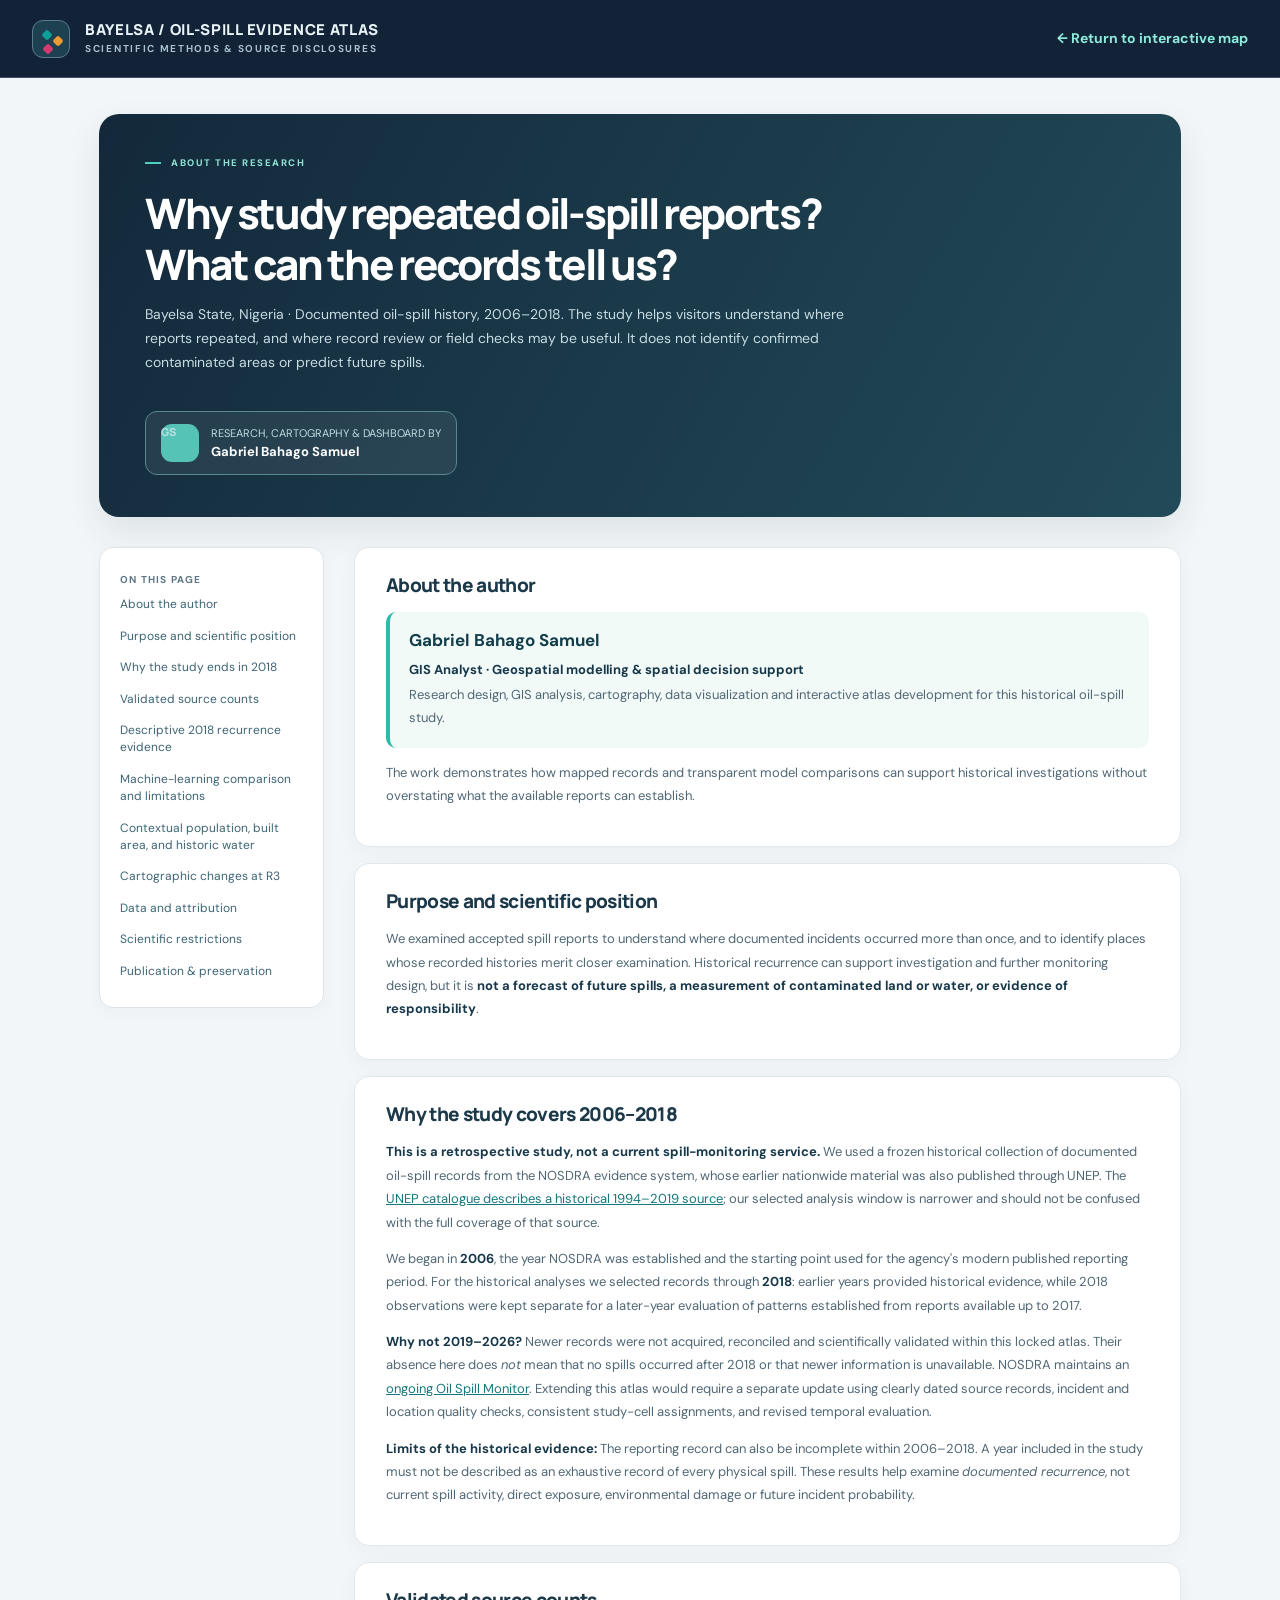
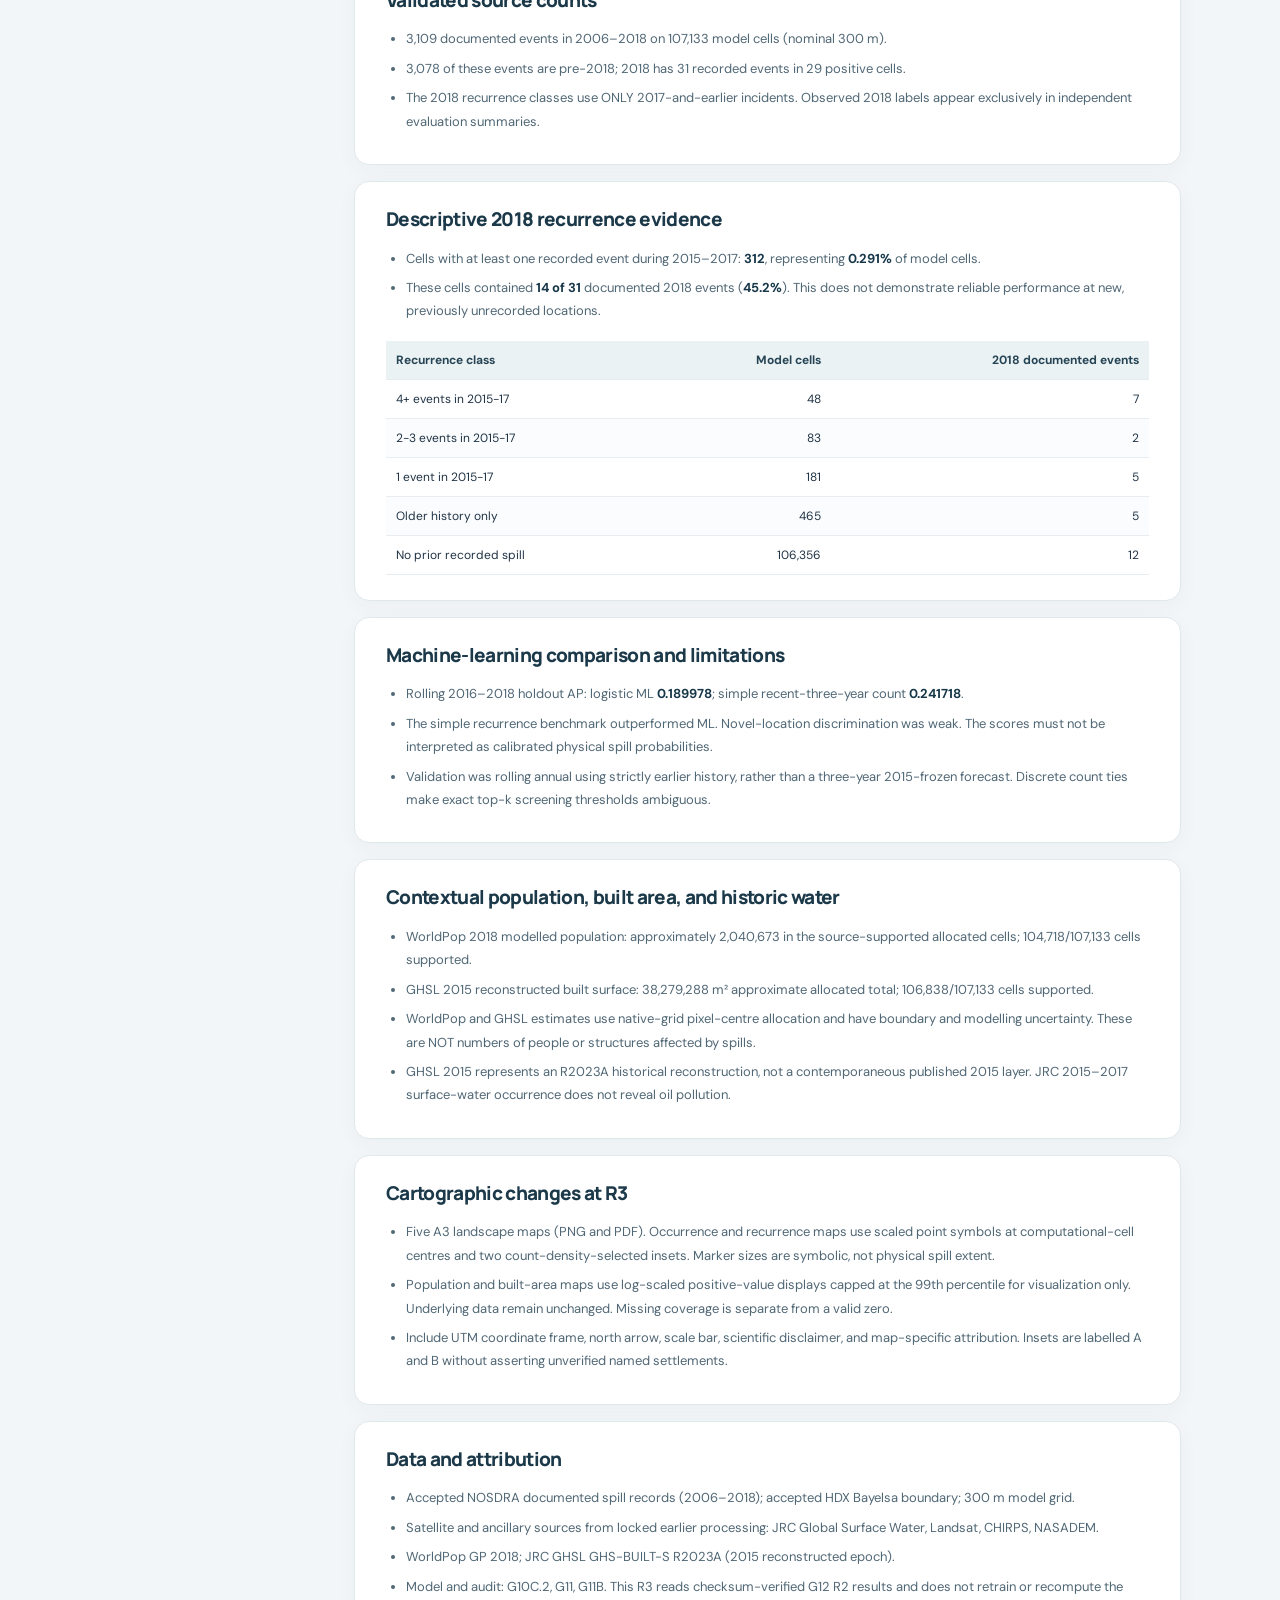
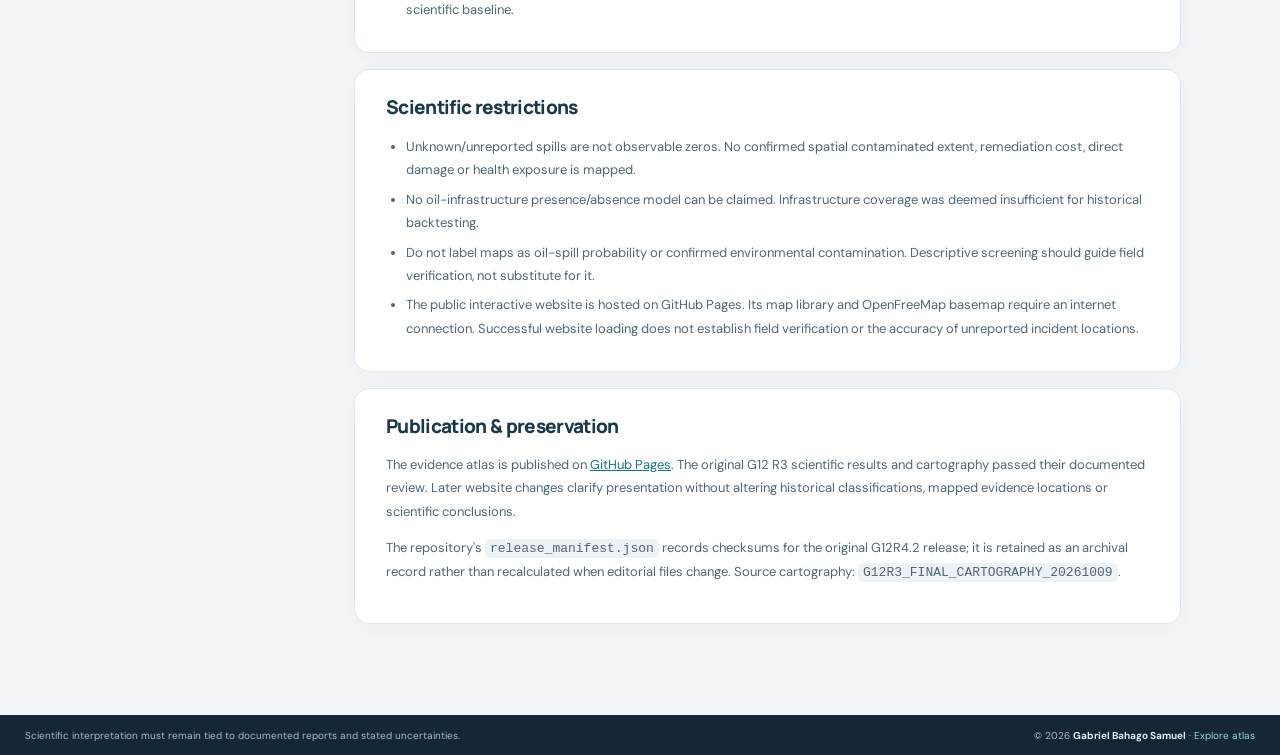
<file: methods.html>
<!doctype html><html lang="en"><head><meta charset="utf-8"><meta name="viewport" content="width=device-width, initial-scale=1"><meta name="theme-color" content="#122338"><meta name="description" content="Bayelsa documented spill recurrence: scientific methods, provenance and limitations. Built by Gabriel Bahago Samuel."><title>About &amp; Methods | Bayelsa Oil-Spill Evidence Atlas</title><link href="https://fonts.googleapis.com/css2?family=DM+Sans:wght@400;500;600;700;800&family=Manrope:wght@400;500;600;700;800&display=swap" rel="stylesheet"><link rel="stylesheet" href="./styles.css?v=20261010-period1"></head><body class="methods-page"><header class="topbar methods-header"><a class="identity" href="./index.html"><span class="brand-symbol" aria-hidden="true"><span></span><span></span><span></span></span><span class="identity-text"><strong>BAYELSA / OIL-SPILL EVIDENCE ATLAS</strong><small>SCIENTIFIC METHODS &amp; SOURCE DISCLOSURES</small></span></a><a class="method-back" href="./index.html">← Return to interactive map</a></header><div class="methods-shell"><section class="methods-hero"><div class="eyebrow"><span class="eyebrow-line"></span> ABOUT THE RESEARCH</div><h1>Why study repeated oil-spill reports?<br>What can the records tell us?</h1><p>Bayelsa State, Nigeria · Documented oil-spill history, 2006–2018. The study helps visitors understand where reports repeated, and where record review or field checks may be useful. It does not identify confirmed contaminated areas or predict future spills.</p><div class="hero-credit"><span class="avatar" aria-hidden="true">GS</span><div><span>RESEARCH, CARTOGRAPHY &amp; DASHBOARD BY</span><strong>Gabriel Bahago Samuel</strong></div></div></section><div class="methods-content"><nav class="toc" aria-label="On this page"><strong>ON THIS PAGE</strong><a href="#author">About the author</a><a href="#m1">Purpose and scientific position</a><a href="#study-period">Why the study ends in 2018</a><a href="#m2">Validated source counts</a><a href="#m3">Descriptive 2018 recurrence evidence</a><a href="#m4">Machine-learning comparison and limitations</a><a href="#m5">Contextual population, built area, and historic water</a><a href="#m6">Cartographic changes at R3</a><a href="#m7">Data and attribution</a><a href="#m8">Scientific restrictions</a><a href="#m9">Publication &amp; preservation</a></nav><div class="methods-body"><section id="author" class="method-section"><h2>About the author</h2><div class="author-card"><h3>Gabriel Bahago Samuel</h3><p><strong>GIS Analyst · Geospatial modelling &amp; spatial decision support</strong></p><p>Research design, GIS analysis, cartography, data visualization and interactive atlas development for this historical oil-spill study.</p></div><p>The work demonstrates how mapped records and transparent model comparisons can support historical investigations without overstating what the available reports can establish.</p></section><section class="method-section" id="m1"><h2>Purpose and scientific position</h2>
<p>We examined accepted spill reports to understand where documented incidents occurred more than once, and to identify places whose recorded histories merit closer examination. Historical recurrence can support investigation and further monitoring design, but it is <strong>not a forecast of future spills, a measurement of contaminated land or water, or evidence of responsibility</strong>.</p>
</section><section class="method-section" id="study-period"><h2>Why the study covers 2006–2018</h2>
<p><strong>This is a retrospective study, not a current spill-monitoring service.</strong> We used a frozen historical collection of documented oil-spill records from the NOSDRA evidence system, whose earlier nationwide material was also published through UNEP. The <a href="https://wesr-search.unep.org/ckan/dataset/mapx-nigerian-oil-spill-monitor--1994---2019-" target="_blank" rel="noopener noreferrer">UNEP catalogue describes a historical 1994–2019 source</a>; our selected analysis window is narrower and should not be confused with the full coverage of that source.</p>
<p>We began in <strong>2006</strong>, the year NOSDRA was established and the starting point used for the agency's modern published reporting period. For the historical analyses we selected records through <strong>2018</strong>: earlier years provided historical evidence, while 2018 observations were kept separate for a later-year evaluation of patterns established from reports available up to 2017.</p>
<p><strong>Why not 2019–2026?</strong> Newer records were not acquired, reconciled and scientifically validated within this locked atlas. Their absence here does <em>not</em> mean that no spills occurred after 2018 or that newer information is unavailable. NOSDRA maintains an <a href="https://oilspillmonitor.ng/" target="_blank" rel="noopener noreferrer">ongoing Oil Spill Monitor</a>. Extending this atlas would require a separate update using clearly dated source records, incident and location quality checks, consistent study-cell assignments, and revised temporal evaluation.</p>
<p><strong>Limits of the historical evidence:</strong> The reporting record can also be incomplete within 2006–2018. A year included in the study must not be described as an exhaustive record of every physical spill. These results help examine <em>documented recurrence</em>, not current spill activity, direct exposure, environmental damage or future incident probability.</p>
</section><section class="method-section" id="m2"><h2>Validated source counts</h2>
<ul>
<li>3,109 documented events in 2006–2018 on 107,133 model cells (nominal 300 m).</li>
<li>3,078 of these events are pre-2018; 2018 has 31 recorded events in 29 positive cells.</li>
<li>The 2018 recurrence classes use ONLY 2017-and-earlier incidents. Observed 2018 labels appear exclusively in independent evaluation summaries.</li>
</ul>
</section><section class="method-section" id="m3"><h2>Descriptive 2018 recurrence evidence</h2>
<ul>
<li>Cells with at least one recorded event during 2015–2017: <strong>312</strong>, representing <strong>0.291%</strong> of model cells.</li>
<li>These cells contained <strong>14 of 31</strong> documented 2018 events (<strong>45.2%</strong>). This does not demonstrate reliable performance at new, previously unrecorded locations.</li>
</ul>
<table>
<thead>
<tr>
<th>Recurrence class</th>
<th style="text-align:right">Model cells</th>
<th style="text-align:right">2018 documented events</th>
</tr>
</thead>
<tbody>
<tr>
<td>4+ events in 2015-17</td>
<td style="text-align:right">48</td>
<td style="text-align:right">7</td>
</tr>
<tr>
<td>2-3 events in 2015-17</td>
<td style="text-align:right">83</td>
<td style="text-align:right">2</td>
</tr>
<tr>
<td>1 event in 2015-17</td>
<td style="text-align:right">181</td>
<td style="text-align:right">5</td>
</tr>
<tr>
<td>Older history only</td>
<td style="text-align:right">465</td>
<td style="text-align:right">5</td>
</tr>
<tr>
<td>No prior recorded spill</td>
<td style="text-align:right">106,356</td>
<td style="text-align:right">12</td>
</tr>
</tbody>
</table>
</section><section class="method-section" id="m4"><h2>Machine-learning comparison and limitations</h2>
<ul>
<li>Rolling 2016–2018 holdout AP: logistic ML <strong>0.189978</strong>; simple recent-three-year count <strong>0.241718</strong>.</li>
<li>The simple recurrence benchmark outperformed ML. Novel-location discrimination was weak. The scores must not be interpreted as calibrated physical spill probabilities.</li>
<li>Validation was rolling annual using strictly earlier history, rather than a three-year 2015-frozen forecast. Discrete count ties make exact top-k screening thresholds ambiguous.</li>
</ul>
</section><section class="method-section" id="m5"><h2>Contextual population, built area, and historic water</h2>
<ul>
<li>WorldPop 2018 modelled population: approximately 2,040,673 in the source-supported allocated cells; 104,718/107,133 cells supported.</li>
<li>GHSL 2015 reconstructed built surface: 38,279,288 m² approximate allocated total; 106,838/107,133 cells supported.</li>
<li>WorldPop and GHSL estimates use native-grid pixel-centre allocation and have boundary and modelling uncertainty. These are NOT numbers of people or structures affected by spills.</li>
<li>GHSL 2015 represents an R2023A historical reconstruction, not a contemporaneous published 2015 layer. JRC 2015–2017 surface-water occurrence does not reveal oil pollution.</li>
</ul>
</section><section class="method-section" id="m6"><h2>Cartographic changes at R3</h2>
<ul>
<li>Five A3 landscape maps (PNG and PDF). Occurrence and recurrence maps use scaled point symbols at computational-cell centres and two count-density-selected insets. Marker sizes are symbolic, not physical spill extent.</li>
<li>Population and built-area maps use log-scaled positive-value displays capped at the 99th percentile for visualization only. Underlying data remain unchanged. Missing coverage is separate from a valid zero.</li>
<li>Include UTM coordinate frame, north arrow, scale bar, scientific disclaimer, and map-specific attribution. Insets are labelled A and B without asserting unverified named settlements.</li>
</ul>
</section><section class="method-section" id="m7"><h2>Data and attribution</h2>
<ul>
<li>Accepted NOSDRA documented spill records (2006–2018); accepted HDX Bayelsa boundary; 300 m model grid.</li>
<li>Satellite and ancillary sources from locked earlier processing: JRC Global Surface Water, Landsat, CHIRPS, NASADEM.</li>
<li>WorldPop GP 2018; JRC GHSL GHS-BUILT-S R2023A (2015 reconstructed epoch).</li>
<li>Model and audit: G10C.2, G11, G11B. This R3 reads checksum-verified G12 R2 results and does not retrain or recompute the scientific baseline.</li>
</ul>
</section><section class="method-section" id="m8"><h2>Scientific restrictions</h2>
<ul>
<li>Unknown/unreported spills are not observable zeros. No confirmed spatial contaminated extent, remediation cost, direct damage or health exposure is mapped.</li>
<li>No oil-infrastructure presence/absence model can be claimed. Infrastructure coverage was deemed insufficient for historical backtesting.</li>
<li>Do not label maps as oil-spill probability or confirmed environmental contamination. Descriptive screening should guide field verification, not substitute for it.</li>
<li>The public interactive website is hosted on GitHub Pages. Its map library and OpenFreeMap basemap require an internet connection. Successful website loading does not establish field verification or the accuracy of unreported incident locations.</li>
</ul>
</section><section class="method-section" id="m9"><h2>Publication &amp; preservation</h2>
<p>The evidence atlas is published on <a href="https://bahagogabriel.github.io/bayelsa-evidence-atlas/">GitHub Pages</a>. The original G12 R3 scientific results and cartography passed their documented review. Later website changes clarify presentation without altering historical classifications, mapped evidence locations or scientific conclusions.</p>
<p>The repository's <code>release_manifest.json</code> records checksums for the original G12R4.2 release; it is retained as an archival record rather than recalculated when editorial files change. Source cartography: <code>G12R3_FINAL_CARTOGRAPHY_20261009</code>.</p>
</section></div></div></div><footer class="page-footer"><span>Scientific interpretation must remain tied to documented reports and stated uncertainties.</span><span>© 2026 <strong>Gabriel Bahago Samuel</strong> · <a href="./index.html">Explore atlas</a></span></footer></body></html>
</file>
<file: styles.css>
:root{--navy:#122338;--dark:#101d2e;--dark2:#182c40;--ink:#203345;--muted:#7e96a9;--edge:#dce4e9;--old:#b57961;--one:#0c9f97;--two:#ef9a34;--four:#d63870;--novel:#935aff;--white:#fff;--font:'DM Sans',system-ui,-apple-system,Segoe UI,sans-serif;--display:'Manrope',var(--font)}
*{box-sizing:border-box}html,body{height:100%}body{margin:0;font:14px/1.5 var(--font);color:var(--ink);background:#eff3f6}button,select{font:inherit}a{color:inherit}button{cursor:pointer}button:focus-visible,a:focus-visible,select:focus-visible{outline:3px solid #69cfca;outline-offset:3px}
.topbar{height:78px;background:var(--navy);display:flex;align-items:center;justify-content:space-between;padding:0 32px;color:#eaf4f8;border-bottom:1px solid #3c5364;gap:16px}.identity{text-decoration:none;display:flex;align-items:center;gap:15px;min-width:0}.brand-symbol{width:38px;height:38px;border:1px solid #5b7b88;border-radius:11px;position:relative;display:block;background:#1e4152}.brand-symbol span{position:absolute;width:8px;height:8px;border-radius:2px;transform:rotate(45deg)}.brand-symbol span:nth-child(1){background:var(--one);left:10px;top:10px}.brand-symbol span:nth-child(2){background:var(--two);left:21px;top:16px}.brand-symbol span:nth-child(3){background:var(--four);left:11px;top:24px}.identity-text{display:flex;flex-direction:column;line-height:1.25;gap:4px;white-space:nowrap}.identity-text strong{font:800 15px/1.2 var(--display);letter-spacing:.09em}.identity-text small{font-size:10px;letter-spacing:.17em;color:#a9c0ce;font-weight:700}.muted-bar{color:#6ca8af;padding:0 5px}.top-actions{display:flex;align-items:center;gap:24px}.topbar-pill{border:1px solid #476374;border-radius:999px;display:inline-flex;align-items:center;gap:9px;padding:8px 13px;font-size:10px;letter-spacing:.12em;font-weight:800;color:#c3d9e2}.live-dot{height:7px;width:7px;background:#45d7b8;border-radius:100%;box-shadow:0 0 0 4px #45d7b81b}.top-link{font-size:12px;text-decoration:none;font-weight:700}.top-link:hover{text-decoration:underline}
.layout{display:grid;grid-template-columns:370px minmax(0,1fr);height:calc(100vh - 120px);min-height:620px}.sidebar{background:var(--dark);color:#f2f7fa;overflow-y:auto;scrollbar-color:#38546a #111e2e}.sidebar-inner{padding:28px 27px 24px}.eyebrow{font-size:9.5px;font-weight:800;letter-spacing:.16em;color:#8eb8c5;display:flex;align-items:center;gap:10px}.eyebrow-line{height:2px;width:16px;background:#4dd0bd}.sidebar h1{font:800 27px/1.23 var(--display);letter-spacing:-.055em;margin:14px 0 12px;max-width:320px}.sidebar h1 em{font-style:normal;color:#64d8cc}.lead{font-size:12.5px;line-height:1.7;color:#acc3ce;margin:0 0 20px}
.metrics{display:grid;grid-template-columns:1fr 1fr;gap:9px;margin-bottom:24px}.metric{background:var(--dark2);border:1px solid #304559;border-radius:11px;padding:13px 13px 12px}.metric-wide{grid-column:1/-1;background:linear-gradient(105deg,#1c4053,#173343)}.metric-label{font-size:9px;letter-spacing:.11em;font-weight:800;color:#a3bbcb}.metric-value{font:800 25px/1.55 var(--display);letter-spacing:-.055em;color:#fff}.metric-wide .metric-value{font-size:31px;line-height:1.4}.metric-sub{font:500 12px var(--font);letter-spacing:0;color:#b4ced5}.metric-caption{font-size:10px;color:#acc2d0;margin-top:2px}
.section-title{display:flex;gap:12px;align-items:center;color:#8eb7c4;font-size:10px;letter-spacing:.13em;font-weight:800;margin:20px 0 11px}.section-rule{height:1px;flex:1;background:#345064}.field-label{display:block;font-size:12px;font-weight:700;margin-bottom:8px}select{width:100%;border:1px solid #65899d;border-radius:9px;color:#edf9f7;background:#233b4d;padding:11px 12px;appearance:auto;cursor:pointer}select:hover{border-color:#86c4d0}.selection-summary{display:flex;gap:10px;align-items:flex-start;border:1px solid #3e6a74;background:#173b45;border-radius:9px;padding:11px;margin-top:11px}.selection-icon{font-size:15px;color:#62d0bc}.selection-summary div{display:flex;flex-direction:column;gap:3px}.selection-summary strong{font-size:12px;line-height:1.35}.selection-summary span:not(.selection-icon){color:#b9d8df;font-size:10.5px;line-height:1.5}.microcopy{font-size:11px;color:#a5bac8;margin:10px 0 4px;line-height:1.5}.legend-title{margin-top:23px}.legend{display:grid;gap:3px}.legend-item{display:grid;align-items:center;grid-template-columns:17px 1fr auto;gap:9px;padding:5px 3px;border-radius:6px}.legend-item span:nth-child(2){font-size:12px;font-weight:700;display:block;line-height:1.2}.legend-item small{display:block;color:#8ea8b7;font-weight:500;font-size:10px;margin-top:3px}.legend-item b{font:700 11px var(--display);color:#b8cbd7}.legend-swatch{display:block;width:13px;height:13px;border-radius:100%;border:2px solid #dfe9ee;box-shadow:0 0 0 1px #152b3e}.legend-swatch.old{background:var(--old)}.legend-swatch.one{background:var(--one)}.legend-swatch.two{background:var(--two)}.legend-swatch.four{background:var(--four)}.legend-swatch.novel{background:var(--novel)}.legend-eval{border-top:1px solid #2d4559;margin-top:3px;padding-top:11px}
.finding{margin-top:25px;padding:16px;background:linear-gradient(135deg,#193d4c,#1c3244);border:1px solid #47687a;border-radius:12px}.finding-overline{color:#8ce6d3;font-size:10px;font-weight:800;letter-spacing:.12em}.finding-number{color:#e8fff9;font:800 39px/1.25 var(--display);letter-spacing:-.07em;margin:5px 0}.finding-number span{font-size:21px}.finding p{color:#deedf0;font-size:12px;line-height:1.55;margin:4px 0 8px}.finding small{display:block;color:#a8c6ce;font-size:10px;line-height:1.55}.disclaimer{font-size:10.5px;color:#a5bac5;line-height:1.6;margin:16px 0}.disclaimer strong{color:#d8e8ec}.sidebar-foot{display:flex;justify-content:space-between;align-items:flex-end;gap:12px;border-top:1px solid #2e4556;padding-top:16px}.method-link{color:#89e5d5;font-size:11px;font-weight:700;text-decoration:none}.method-link:hover{text-decoration:underline}.sidebar-foot>span{font-size:9px;color:#9db7c5;text-align:right}.sidebar-foot strong{font-size:10px;color:#e9f8f7}
.map-area{position:relative;min-height:0;background:#e8eef0;overflow:hidden}#map{position:absolute;inset:0}.maplibregl-popup{max-width:360px!important}.maplibregl-popup-content{padding:0!important;overflow:hidden;border-radius:14px!important;box-shadow:0 16px 44px #0d203d37!important;border:1px solid #d8e2e8}.maplibregl-popup-close-button{font-size:22px;padding:3px 9px;color:#718594}.popup-head{color:#fff;background:#152a3a;padding:13px 18px}.popup-head strong{font:800 12px var(--display)}.popup-head small{display:block;font-size:10px;color:#a9cbd7;margin-top:3px}.popup-content{padding:12px 18px 14px}.popup-row{display:flex;gap:17px;justify-content:space-between;border-bottom:1px solid #edf0f2;padding:8px 0;font-size:12px}.popup-row span{color:#647988}.popup-row strong{color:#193144;text-align:right}.popup-notice{background:#f3f7f8;padding:10px;border-radius:8px;font-size:11px;color:#58717e;line-height:1.5;margin:10px 0 0}
.map-head{position:absolute;top:22px;left:22px;width:min(325px,calc(100% - 100px));background:#ffffffed;border-radius:13px;box-shadow:0 10px 35px #1c364b1c;border:1px solid #d9e4e8;padding:15px 18px;backdrop-filter:blur(12px);pointer-events:none}.map-head-label{font-size:10px;letter-spacing:.15em;font-weight:800;color:#567b8b;display:flex;gap:8px;align-items:center}.map-head-dot{width:8px;height:8px;border-radius:50%;background:#119d98}.map-head strong{display:block;font:800 16px/1.35 var(--display);color:#203a4d;margin:6px 0 2px;letter-spacing:-.03em}.map-head>span{color:#657e8a;font-size:11px}.map-tools{position:absolute;top:22px;right:65px;display:flex;gap:8px}.map-tools button{background:#ffffffef;border:1px solid #d4e0e4;box-shadow:0 8px 25px #253c4c20;border-radius:9px;padding:9px 13px;color:#1e4050;font-size:12px;font-weight:700;display:flex;gap:7px;align-items:center}.map-tools button:hover{background:#eaf8f6}.map-tools button[aria-pressed="true"]{background:#1d394c;color:#fff}.map-guide{position:absolute;bottom:22px;left:22px;background:#122438ed;color:#d9eaf0;border:1px solid #4a7180;border-radius:11px;padding:12px 15px;display:flex;gap:11px;align-items:center;max-width:350px;box-shadow:0 8px 32px #10203128;pointer-events:none}.map-guide-marker{width:15px;height:15px;border-radius:50%;flex:none;background:#e49c32;border:3px solid #fff;box-shadow:0 0 0 3px #174355}.map-guide span:last-child{font-size:10.5px;line-height:1.5}.map-guide strong{font-size:11px;color:#fff}.map-status{position:absolute;top:50%;left:50%;transform:translate(-50%,-50%);background:#163043ed;color:#fff;padding:11px 17px;font-size:12px;border-radius:8px;pointer-events:none}.map-status[hidden]{display:none!important}.maplibregl-ctrl-group{border-radius:9px!important;overflow:hidden!important;box-shadow:0 6px 25px #20394c26!important}.maplibregl-ctrl-top-right{top:80px!important}.page-footer{height:42px;background:#152638;display:flex;justify-content:space-between;align-items:center;gap:14px;padding:0 25px;color:#a2bfcd;font-size:10px}.page-footer strong{color:#e2f2f4}.page-footer a{color:#91dace;text-decoration:none}.page-footer a:hover{text-decoration:underline}
/* Methods page */
body.methods-page{background:#f3f6f8;min-height:100%;height:auto}.methods-header{position:sticky;top:0;z-index:5}.methods-shell{max-width:1130px;margin:36px auto 75px;padding:0 24px}.methods-hero{background:linear-gradient(120deg,#13293b,#224a58);border-radius:20px;color:#fff;padding:42px 46px;box-shadow:0 15px 35px #17374619}.methods-hero .eyebrow{color:#8fe1d3}.methods-hero h1{font:800 clamp(28px,4vw,42px)/1.2 var(--display);letter-spacing:-.055em;max-width:720px;margin:18px 0 12px}.methods-hero p{color:#c7dbe2;max-width:740px;line-height:1.7}.hero-credit{margin-top:23px;display:inline-flex;gap:12px;align-items:center;padding:12px 15px;border:1px solid #5a8692;border-radius:12px;background:#ffffff12}.avatar{height:38px;width:38px;border-radius:11px;background:#55c4b7;color:#0a2b37;display:grid;place-items:center;font-weight:800;font-family:var(--display)}.hero-credit span{font-size:11px;color:#bedce3;display:block}.hero-credit strong{font-size:13px;display:block;color:#fff}.methods-content{display:grid;grid-template-columns:225px 1fr;gap:30px;align-items:start;margin-top:30px}.toc{position:sticky;top:110px;background:#fff;border:1px solid var(--edge);border-radius:14px;padding:20px;box-shadow:0 5px 20px #16374908}.toc strong{font-size:10px;letter-spacing:.12em;color:#5c7686}.toc a{display:block;font-size:12px;color:#3d6473;padding:7px 0;text-decoration:none;line-height:1.45}.toc a:hover{color:#087f80}.methods-body{min-width:0}.method-section{background:#fff;border:1px solid #dfe8ed;border-radius:15px;padding:25px 31px;margin-bottom:16px;box-shadow:0 6px 22px #13324409;scroll-margin-top:110px}.method-section h2{font:800 19px/1.35 var(--display);color:#1c394a;margin:0 0 13px;letter-spacing:-.035em}.method-section p,.method-section li{color:#506775;font-size:13px;line-height:1.8}.method-section ul{padding-left:20px;margin-bottom:0}.method-section li{padding-bottom:6px}.method-section strong{color:#17384a}.method-section table{width:100%;border-collapse:collapse;margin-top:12px;font-size:12px}.method-section th{background:#eaf2f4;color:#264454}.method-section th,.method-section td{padding:10px;text-align:left;border-bottom:1px solid #e6ecef}.method-section td:not(:first-child),.method-section th:not(:first-child){text-align:right}.method-section tbody tr:nth-child(even){background:#fafcfd}.method-section code{background:#edf3f5;border-radius:5px;padding:2px 5px;overflow-wrap:anywhere}.method-section a{color:#14787d}.author-card{border-left:4px solid #2dbca9;background:#f2faf8;border-radius:10px;padding:16px 19px}.author-card h3{margin:0 0 4px;font-size:17px;color:#123d4a}.author-card p{margin:2px 0}.method-back{font-weight:700;color:#90eadc;text-decoration:none}.method-back:hover{text-decoration:underline}
@media(max-width:1080px){.layout{grid-template-columns:340px 1fr}.sidebar-inner{padding:22px}.map-tools{top:124px;right:12px}.map-tools button span{display:none}.map-head{top:16px;left:16px}}@media(max-width:760px){.topbar{height:72px;padding:0 16px}.topbar-pill{display:none}.top-actions{gap:10px}.top-link{font-size:11px}.identity-text strong{font-size:12px}.identity-text small{font-size:8px}.brand-symbol{width:33px;height:33px}.layout{height:auto;min-height:0;display:flex;flex-direction:column}.sidebar{overflow:visible;order:2}.sidebar-inner{padding:23px}.sidebar h1{font-size:26px}.map-area{order:1;height:61vh;min-height:420px}.map-head{width:min(265px,calc(100% - 78px));padding:12px}.map-head strong{font-size:13px}.map-tools{top:106px}.map-guide{bottom:10px;left:10px;max-width:calc(100% - 20px);padding:9px;font-size:10px}.map-guide span:last-child{font-size:9px}.maplibregl-ctrl-top-right{top:55px!important}.page-footer{height:auto;min-height:50px;padding:12px 18px;flex-wrap:wrap}.methods-shell{padding:0 12px;margin:16px auto}.methods-hero{padding:28px 22px}.methods-content{display:block}.toc{position:static;margin-bottom:15px}.method-section{padding:20px}.methods-header .topbar-pill{display:none}}@media(prefers-reduced-motion:reduce){*,*:before,*:after{scroll-behavior:auto!important;transition:none!important;animation:none!important}}

/* Plain-language introduction, 2026-10-10. Presentation only: source data and map layers unchanged. */
.study-guide{display:grid;grid-template-columns:minmax(260px,.85fr) minmax(0,1.3fr);gap:clamp(24px,4vw,65px);align-items:center;padding:25px clamp(20px,3vw,48px);background:#f8faf9;border-bottom:1px solid #dae5e4}
.study-guide-intro{max-width:570px}
.study-guide-kicker{font:800 10px/1.5 var(--font);letter-spacing:.12em;color:#147d76;margin:0 0 7px}
.study-guide h1{font:800 clamp(25px,2.45vw,37px)/1.13 var(--display);letter-spacing:-.055em;color:#142c38;margin:0 0 9px}
.study-guide-intro>p:not(.study-guide-kicker){font-size:12.5px;line-height:1.6;color:#4b626b;margin:0}
.study-guide-link{display:inline-flex;align-items:center;gap:9px;margin-top:12px;font-weight:800;font-size:12px;text-decoration:none;color:#087b78}
.study-guide-link:hover{text-decoration:underline}
.study-guide-steps{display:grid;grid-template-columns:repeat(2,minmax(0,1fr));gap:9px}
.study-guide-steps article{background:#fff;border:1px solid #dce8e5;border-radius:9px;padding:11px 13px;min-width:0}
.study-guide-steps article>span{font:800 10px/1.45 var(--font);letter-spacing:.055em;color:#168276}
.study-guide-steps p{font-size:11.5px;line-height:1.55;color:#47616b;margin:5px 0 0}
.study-guide-steps strong{color:#1c3b4a}
.layout{height:calc(100dvh - 340px);min-height:610px}
.sidebar .sidebar-explore-title{font:800 24px/1.25 var(--display);letter-spacing:-.05em;margin:14px 0 10px;max-width:320px}
.sidebar .sidebar-explore-title em{font-style:normal;color:#64d8cc}
.legend-explainer{font-size:11px;line-height:1.6;color:#b6cdd6;margin:0 0 11px}
.legend-explainer strong{color:#e1f1ee}
.map-area{scroll-margin-top:10px}
.identity-text strong{letter-spacing:.045em}
@media(max-width:1080px){.study-guide{grid-template-columns:minmax(220px,.8fr) minmax(0,1.2fr);gap:20px;padding:21px}.study-guide h1{font-size:28px}.study-guide-steps p{font-size:11px}.layout{min-height:590px}}
@media(max-width:760px){.study-guide{grid-template-columns:1fr;gap:16px;padding:25px 20px 22px}.study-guide h1{font-size:31px}.study-guide-intro>p:not(.study-guide-kicker){font-size:13px}.study-guide-steps{gap:8px}.study-guide-steps article{padding:10px}.layout{height:auto;min-height:0}.sidebar .sidebar-explore-title{font-size:24px}.identity-text strong{font-size:11px;letter-spacing:.015em;white-space:normal}.identity-text small{font-size:8px;letter-spacing:.04em}}
@media(max-width:420px){.study-guide-steps{grid-template-columns:1fr}.study-guide h1{font-size:29px}.topbar{gap:8px}.identity{gap:8px}.top-link{font-size:10px}}

/* Historical data-period disclosure: short, visible and legible on every screen. */
.study-period-note{grid-column:1/-1;background:#e8f3f0;color:#2c5255;border-left:3px solid #14877f;border-radius:6px;padding:10px 14px;font-size:11.5px;line-height:1.65}
.study-period-note strong{font-weight:800;color:#163a40}
.study-period-note a{font-weight:800;color:#087971;text-underline-offset:2px;white-space:normal}
.study-period-note a:hover{color:#064e49}
.methods-body #study-period{scroll-margin-top:110px}
@media(max-width:760px){.study-period-note{padding:11px 13px;font-size:12px}}
</file>
